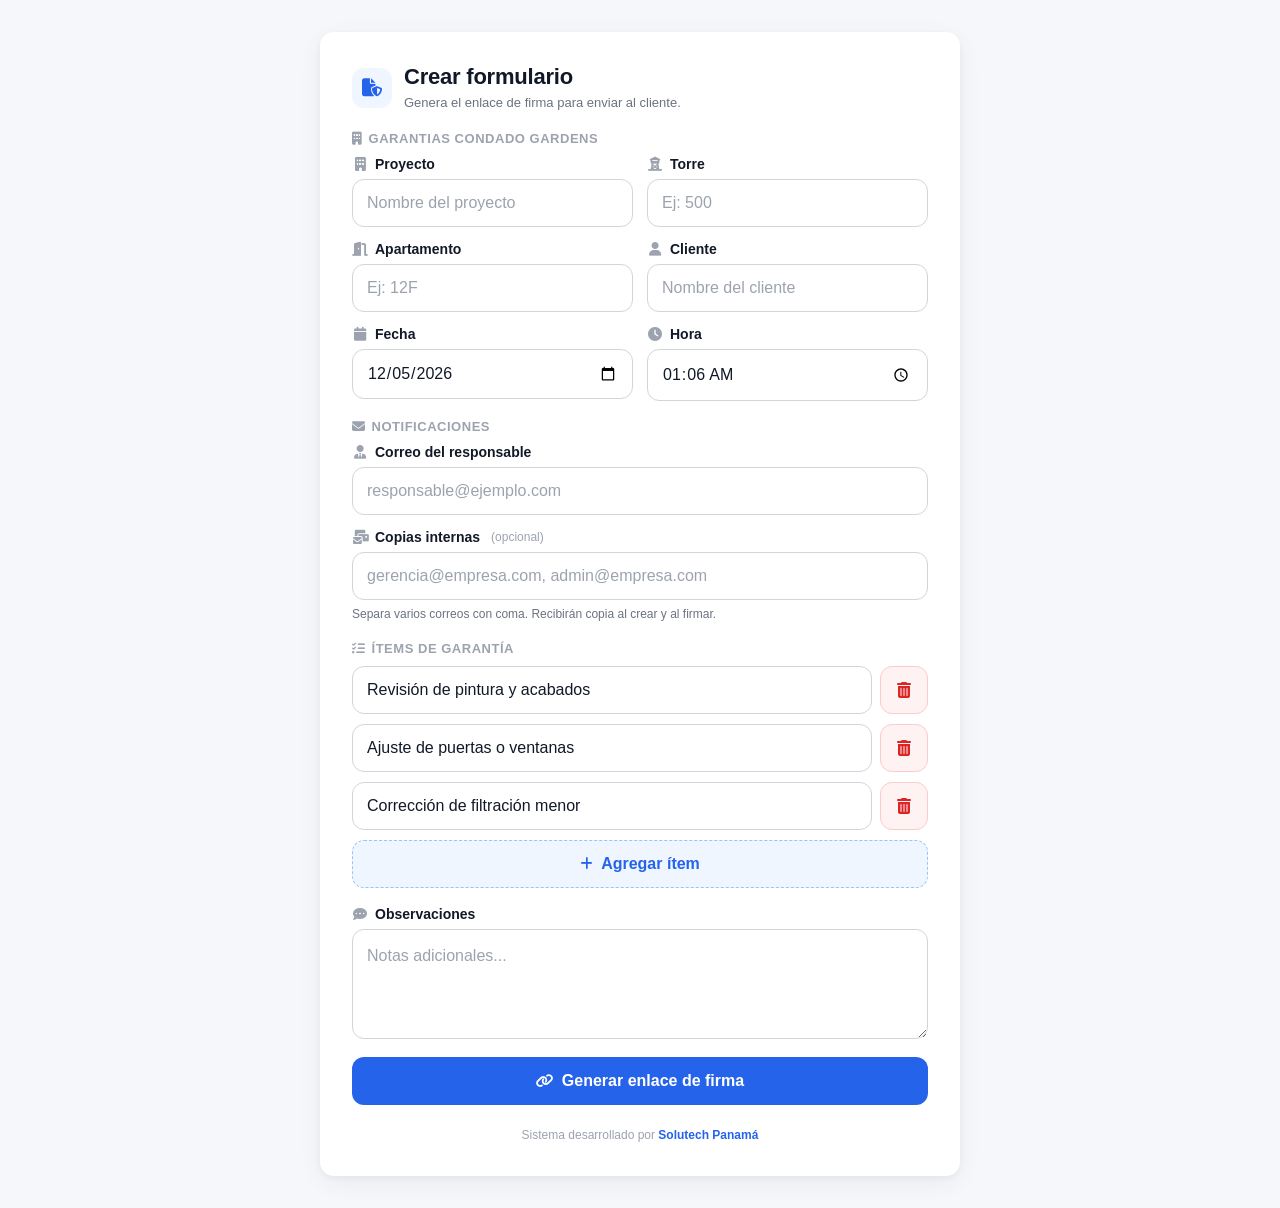
<file: index.html>
<!doctype html>
<html lang="es">
<head>
  <meta charset="utf-8">

  <!-- Viewport -->
  <meta name="viewport" content="width=device-width, initial-scale=1, viewport-fit=cover">

  <!-- SEO básico -->
  <title>Garantías</title>
  <meta name="description" content="Sistema interno de formularios de garantía con firma digital.">

  <!-- Theme -->
  <meta name="theme-color" content="#2563eb">

  <!-- Open Graph -->
  <meta property="og:title" content="Sistema de Garantías">
  <meta property="og:description" content="Gestión de formularios de garantía con firma digital.">
  <meta property="og:image" content="https://garantias.solutech.com.pa/og-image.png">
  <meta property="og:url" content="https://garantias.solutech.com.pa">
  <meta property="og:type" content="website">
  <meta property="og:site_name" content="Sistema de Garantías">

  <!-- Twitter Card -->
  <meta name="twitter:card" content="summary_large_image">
  <meta name="twitter:title" content="Sistema de Garantías">
  <meta name="twitter:description" content="Gestión de formularios de garantía con firma digital.">
  <meta name="twitter:image" content="https://garantias.solutech.com.pa/og-image.png">

  <!-- PWA -->
  <link rel="manifest" href="/manifest.webmanifest">
  <link rel="icon" type="image/png" sizes="32x32" href="/icons/icon-32.png">
  <link rel="apple-touch-icon" href="/icons/icon-192.png">
  <meta name="apple-mobile-web-app-capable" content="yes">
  <meta name="apple-mobile-web-app-status-bar-style" content="default">
  <meta name="apple-mobile-web-app-title" content="Garantías">

  <!-- Estilos -->
  <link rel="stylesheet" href="https://cdnjs.cloudflare.com/ajax/libs/font-awesome/6.5.1/css/all.min.css" crossorigin="anonymous" referrerpolicy="no-referrer">
  <link rel="stylesheet" href="/assets/styles.css">
</head>
<body>
  <main class="page">
    <div class="card">

      <header class="header">
        <div class="icon-badge"><i class="fa-solid fa-file-shield" aria-hidden="true"></i></div>
        <div>
          <h1>Crear formulario</h1>
          <p class="subtitle">Genera el enlace de firma para enviar al cliente.</p>
        </div>
      </header>

      <!-- Datos del proyecto -->
      <div class="section">
        <div class="section-title"><i class="fa-solid fa-building" aria-hidden="true"></i>Garantias Condado Gardens</div>
        <div class="grid two">
          <div class="field">
            <label for="proyecto"><i class="fa-solid fa-building" aria-hidden="true"></i>Proyecto</label>
            <input id="proyecto" type="text" placeholder="Nombre del proyecto" autocomplete="organization">
          </div>

          <div class="field">
            <label for="torre"><i class="fa-solid fa-tower-observation" aria-hidden="true"></i>Torre</label>
            <input id="torre" type="text" placeholder="Ej: 500" inputmode="text">
          </div>

          <div class="field">
            <label for="apartamento"><i class="fa-solid fa-door-open" aria-hidden="true"></i>Apartamento</label>
            <input id="apartamento" type="text" placeholder="Ej: 12F" inputmode="text">
          </div>

          <div class="field">
            <label for="cliente"><i class="fa-solid fa-user" aria-hidden="true"></i>Cliente</label>
            <input id="cliente" type="text" placeholder="Nombre del cliente" autocomplete="name">
          </div>

          <div class="field">
            <label for="fecha"><i class="fa-solid fa-calendar" aria-hidden="true"></i>Fecha</label>
            <input id="fecha" type="date">
          </div>

          <div class="field">
            <label for="hora"><i class="fa-solid fa-clock" aria-hidden="true"></i>Hora</label>
            <input id="hora" type="time">
          </div>
        </div>
      </div>

      <!-- Notificaciones -->
      <div class="section">
        <div class="section-title"><i class="fa-solid fa-envelope" aria-hidden="true"></i>Notificaciones</div>

        <div class="grid">
          <div class="field">
            <label for="correo_responsable"><i class="fa-solid fa-user-tie" aria-hidden="true"></i>Correo del responsable</label>
            <input id="correo_responsable" type="email" placeholder="responsable@ejemplo.com" autocomplete="email" inputmode="email">
          </div>

          <div class="field">
            <label for="correos_cc">
              <i class="fa-solid fa-envelopes-bulk" aria-hidden="true"></i>Copias internas
              <span class="optional">(opcional)</span>
            </label>
            <input id="correos_cc" type="text" placeholder="gerencia@empresa.com, admin@empresa.com" autocomplete="off">
            <div class="hint">Separa varios correos con coma. Recibirán copia al crear y al firmar.</div>
          </div>
        </div>
      </div>

      <!-- Ítems de garantía -->
      <div class="section">
        <div class="section-title"><i class="fa-solid fa-list-check" aria-hidden="true"></i>Ítems de garantía</div>
        <div id="itemsContainer" class="items-list"></div>
        <button class="btn btn-add" type="button" onclick="addItem()">
          <i class="fa-solid fa-plus" aria-hidden="true"></i>Agregar ítem
        </button>
      </div>

      <!-- Observaciones -->
      <div class="section">
        <div class="field">
          <label for="observaciones"><i class="fa-solid fa-comment-dots" aria-hidden="true"></i>Observaciones</label>
          <textarea id="observaciones" placeholder="Notas adicionales..."></textarea>
        </div>
      </div>

      <!-- Acción principal -->
      <div class="actions">
        <button id="btnGenerar" class="btn btn-primary" type="button" onclick="crearFormulario()">
          <i class="fa-solid fa-link" aria-hidden="true"></i>Generar enlace de firma
        </button>
      </div>

      <!-- Resultado -->
      <div id="resultado" class="result" role="status" aria-live="polite"></div>

      <!-- Acciones del enlace generado -->
      <div id="accionesEnlace" class="actions row" style="display:none;">
        <button class="btn btn-secondary" type="button" onclick="copiarEnlace()">
          <i class="fa-solid fa-copy" aria-hidden="true"></i>Copiar
        </button>
        <button class="btn btn-whatsapp" type="button" onclick="compartirWhatsApp()">
          <i class="fa-brands fa-whatsapp" aria-hidden="true"></i>WhatsApp
        </button>
        <button class="btn btn-share" type="button" onclick="compartirGeneral()">
          <i class="fa-solid fa-share-nodes" aria-hidden="true"></i>Compartir
        </button>
      </div>

      <div id="copiadoMsg" class="small-note" role="status" aria-live="polite">
        <i class="fa-solid fa-circle-check" aria-hidden="true"></i>Enlace copiado correctamente.
      </div>

      <div class="footer-note">
        Sistema desarrollado por <a href="https://solutech.com.pa" target="_blank" rel="noopener">Solutech Panamá</a>
      </div>
    </div>
  </main>

  <script src="/assets/config.js"></script>
  <script src="/assets/api.js"></script>
  <script src="/assets/crear.js"></script>

  <!-- PWA: registrar service worker SOLO en la app interna -->
  <script>
    if ('serviceWorker' in navigator) {
      window.addEventListener('load', function () {
        navigator.serviceWorker.register('/service-worker.js').catch(function () { /* silencioso */ });
      });
    }
  </script>
</body>
</html>
</file>
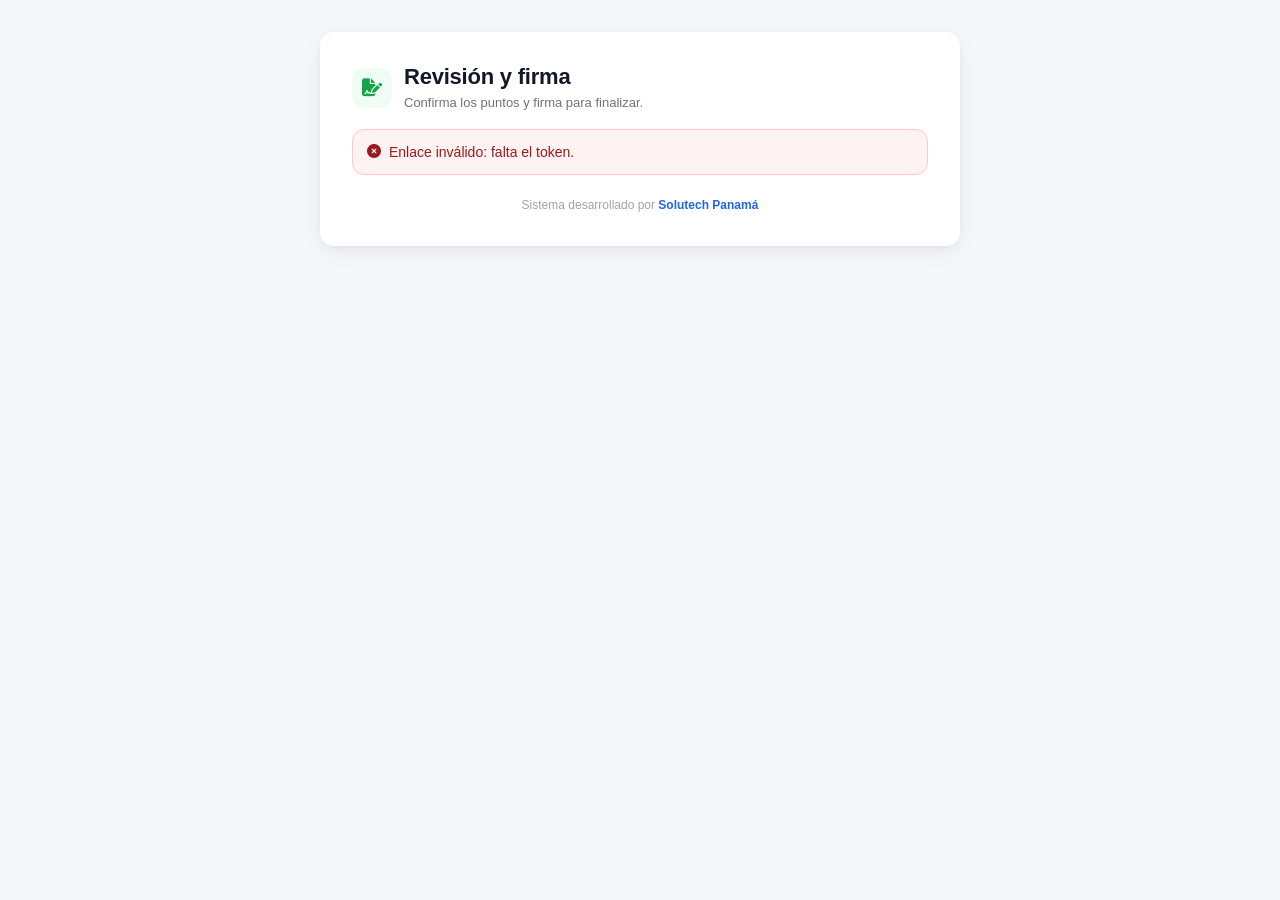
<file: firmar.html>
<!doctype html>
<html lang="es">
<head>
  <meta charset="utf-8">

  <!-- Viewport correcto -->
  <meta name="viewport" content="width=device-width, initial-scale=1, viewport-fit=cover">

  <!-- SEO básico -->
  <title>Firma de garantía</title>
  <meta name="description" content="Revisa y firma tu formulario de garantía de forma segura.">

  <!-- Theme -->
  <meta name="theme-color" content="#16a34a">

  <!-- Open Graph -->
  <meta property="og:title" content="Firma de Garantía">
  <meta property="og:description" content="Revisa y firma tu formulario de garantía de forma segura.">
  <meta property="og:image" content="https://garantias.solutech.com.pa/og-image.png">
  <meta property="og:url" content="https://garantias.solutech.com.pa">
  <meta property="og:type" content="website">

  <!-- (Opcional pero recomendable) -->
  <meta property="og:site_name" content="Sistema de Garantías">

  <!-- Twitter Card -->
  <meta name="twitter:card" content="summary_large_image">
  <meta name="twitter:title" content="Firma de Garantía">
  <meta name="twitter:description" content="Revisa y firma tu formulario de garantía de forma segura.">
  <meta name="twitter:image" content="https://garantias.solutech.com.pa/og-image.png">

  <!-- Iconos -->
  <link rel="icon" type="image/png" sizes="32x32" href="/icons/icon-32.png">
  <link rel="apple-touch-icon" href="/icons/icon-192.png">

  <!-- Estilos -->
  <link rel="stylesheet" href="https://cdnjs.cloudflare.com/ajax/libs/font-awesome/6.5.1/css/all.min.css" crossorigin="anonymous" referrerpolicy="no-referrer">
  <link rel="stylesheet" href="/assets/styles.css">
</head>
<body>
  <main class="page">
    <div class="card">
      <header class="header success">
        <div class="icon-badge"><i class="fa-solid fa-file-signature" aria-hidden="true"></i></div>
        <div>
          <h1>Revisión y firma</h1>
          <p class="subtitle">Confirma los puntos y firma para finalizar.</p>
        </div>
      </header>

      <div id="contenido" aria-live="polite">
        <div class="loading-state">
          <div class="spinner" aria-hidden="true"></div>
          <div class="loading-title">Cargando formulario de garantía...</div>
          <div class="loading-subtitle">Esto puede tardar unos segundos.</div>
        </div>
      </div>

      <div class="footer-note">
        Sistema desarrollado por <a href="https://solutech.com.pa" target="_blank" rel="noopener">Solutech Panamá</a>
      </div>
    </div>
  </main>

  <script src="/assets/config.js"></script>
  <script src="/assets/api.js"></script>
  <script src="/assets/firmar.js"></script>
</body>
</html>
</file>
<file: assets/styles.css>
/* ================================================================
   styles.css — Sistema de Garantías
   Mobile-first. Vanilla. Sin frameworks.
   ================================================================ */

:root {
  --color-primary: #2563eb;
  --color-primary-dark: #1d4ed8;
  --color-primary-light: #eff6ff;
  --color-success: #16a34a;
  --color-success-light: #f0fdf4;
  --color-success-border: #bbf7d0;
  --color-success-text: #166534;
  --color-danger: #dc2626;
  --color-danger-light: #fef2f2;
  --color-danger-border: #fecaca;
  --color-danger-text: #991b1b;
  --color-warning: #d97706;
  --color-whatsapp: #25d366;
  --color-purple: #8b5cf6;

  --color-bg: #f5f7fb;
  --color-surface: #ffffff;
  --color-text: #111827;
  --color-text-muted: #6b7280;
  --color-text-subtle: #9ca3af;
  --color-border: #e5e7eb;
  --color-border-strong: #d1d5db;
  --color-border-dashed: #cbd5e1;

  --radius-sm: 8px;
  --radius: 12px;
  --radius-lg: 14px;

  --shadow-sm: 0 1px 2px rgba(15, 23, 42, 0.04);
  --shadow: 0 6px 24px rgba(15, 23, 42, 0.06), 0 2px 6px rgba(15, 23, 42, 0.04);

  --tap-min: 48px; /* tamaño mínimo cómodo en móvil */

  --safe-bottom: env(safe-area-inset-bottom, 0px);
  --safe-top: env(safe-area-inset-top, 0px);
}

/* ================================================================
   Reset
   ================================================================ */

* { box-sizing: border-box; }

html, body {
  margin: 0;
  padding: 0;
  width: 100%;
  font-family: -apple-system, BlinkMacSystemFont, 'Segoe UI', Roboto,
               'Helvetica Neue', Arial, sans-serif;
  background: var(--color-bg);
  color: var(--color-text);
  -webkit-font-smoothing: antialiased;
  -moz-osx-font-smoothing: grayscale;
  text-size-adjust: 100%;
  -webkit-text-size-adjust: 100%;
}

body {
  min-height: 100vh;
  min-height: 100dvh; /* dvh > vh en móviles modernos: descuenta barra del navegador */
  overflow-x: hidden;
}

input, textarea, button, select {
  font-family: inherit;
  font-size: inherit;
  color: inherit;
}

button {
  cursor: pointer;
  -webkit-tap-highlight-color: transparent;
}

a { color: var(--color-primary); }

/* ================================================================
   Layout
   ================================================================ */

.page {
  width: 100%;
  padding: calc(12px + var(--safe-top)) 12px calc(20px + var(--safe-bottom));
}

.card {
  width: 100%;
  max-width: 560px;
  margin: 0 auto;
  background: var(--color-surface);
  border-radius: var(--radius-lg);
  padding: 18px 16px;
  box-shadow: var(--shadow);
}

/* ================================================================
   Encabezado
   ================================================================ */

.header {
  display: flex;
  align-items: center;
  gap: 12px;
  margin-bottom: 6px;
}

.header .icon-badge {
  width: 40px;
  height: 40px;
  border-radius: var(--radius);
  background: var(--color-primary-light);
  color: var(--color-primary);
  display: flex;
  align-items: center;
  justify-content: center;
  font-size: 18px;
  flex-shrink: 0;
}

.header.success .icon-badge {
  background: var(--color-success-light);
  color: var(--color-success);
}

.header h1 {
  margin: 0;
  font-size: 20px;
  line-height: 1.2;
  font-weight: 700;
  color: var(--color-text);
  letter-spacing: -0.01em;
}

.header .subtitle {
  margin: 4px 0 0;
  font-size: 13px;
  color: var(--color-text-muted);
  line-height: 1.4;
}

.intro {
  margin: 12px 0 18px;
  color: var(--color-text-muted);
  line-height: 1.5;
  font-size: 15px;
}

/* ================================================================
   Secciones y campos
   ================================================================ */

.section {
  margin-top: 18px;
}

.section + .section { margin-top: 18px; }

.section-title {
  font-size: 13px;
  font-weight: 700;
  letter-spacing: 0.04em;
  text-transform: uppercase;
  color: var(--color-text-subtle);
  margin: 0 0 10px;
  display: flex;
  align-items: center;
  gap: 6px;
}

.grid {
  display: grid;
  grid-template-columns: 1fr;
  gap: 14px;
}

.field {
  display: flex;
  flex-direction: column;
}

.field label {
  display: flex;
  align-items: center;
  gap: 7px;
  font-size: 14px;
  font-weight: 600;
  color: var(--color-text);
  margin-bottom: 7px;
}

.field label i { color: var(--color-text-subtle); width: 16px; text-align: center; }

.field label .optional {
  font-weight: 400;
  font-size: 12px;
  color: var(--color-text-subtle);
  margin-left: 4px;
}

.hint {
  margin-top: 6px;
  font-size: 12px;
  color: var(--color-text-muted);
  line-height: 1.4;
}

input[type="text"],
input[type="email"],
input[type="tel"],
input[type="date"],
input[type="time"],
input[type="number"],
textarea {
  width: 100%;
  padding: 14px 14px;
  border: 1px solid var(--color-border-strong);
  border-radius: var(--radius);
  font-size: 16px; /* 16px evita zoom automático en iOS */
  background: var(--color-surface);
  outline: none;
  transition: border-color 0.15s ease, box-shadow 0.15s ease;
  min-height: var(--tap-min);
  -webkit-appearance: none;
  appearance: none;
}

textarea {
  min-height: 110px;
  resize: vertical;
  line-height: 1.5;
}

input:focus,
textarea:focus {
  border-color: var(--color-primary);
  box-shadow: 0 0 0 4px rgba(37, 99, 235, 0.12);
}

input::placeholder,
textarea::placeholder {
  color: var(--color-text-subtle);
}

input:disabled,
textarea:disabled {
  background: #f3f4f6;
  color: var(--color-text-muted);
}

/* ================================================================
   Ítems
   ================================================================ */

.items-list {
  display: flex;
  flex-direction: column;
  gap: 10px;
  margin-bottom: 10px;
}

.item-row {
  display: flex;
  align-items: stretch;
  gap: 8px;
}

.item-row input {
  flex: 1;
  min-width: 0;
}

.btn-delete {
  width: var(--tap-min);
  height: auto;
  min-width: var(--tap-min);
  border: 1px solid var(--color-danger-border);
  background: var(--color-danger-light);
  color: var(--color-danger);
  border-radius: var(--radius);
  font-size: 16px;
  display: flex;
  align-items: center;
  justify-content: center;
  flex-shrink: 0;
  transition: background 0.15s ease, transform 0.05s ease;
}

.btn-delete:active {
  background: #fecaca;
  transform: scale(0.96);
}

/* ================================================================
   Botones
   ================================================================ */

.btn {
  display: inline-flex;
  align-items: center;
  justify-content: center;
  gap: 8px;
  width: 100%;
  min-height: var(--tap-min);
  padding: 12px 16px;
  border: 1px solid transparent;
  border-radius: var(--radius);
  font-size: 16px;
  font-weight: 600;
  text-decoration: none;
  transition: background-color 0.15s ease, border-color 0.15s ease,
              transform 0.05s ease, opacity 0.15s ease;
}

.btn:active { transform: scale(0.985); }
.btn:disabled { opacity: 0.6; pointer-events: none; }
.btn i { font-size: 14px; }

.btn-primary {
  background: var(--color-primary);
  color: #fff;
}
.btn-primary:active { background: var(--color-primary-dark); }

.btn-success {
  background: var(--color-success);
  color: #fff;
}
.btn-success:active { background: #15803d; }

.btn-secondary {
  background: var(--color-surface);
  color: var(--color-text);
  border-color: var(--color-border);
}
.btn-secondary:active { background: #f3f4f6; }

.btn-whatsapp { background: var(--color-whatsapp); color: #fff; }
.btn-whatsapp:active { background: #1ebe5d; }

.btn-share { background: var(--color-purple); color: #fff; }
.btn-share:active { background: #7c3aed; }

.btn-add {
  background: var(--color-primary-light);
  color: var(--color-primary);
  border: 1px dashed #93c5fd;
  font-weight: 600;
}
.btn-add:active { background: #dbeafe; }

.btn-ghost {
  background: transparent;
  color: var(--color-text-muted);
  border-color: var(--color-border);
}
.btn-ghost:active { background: #f3f4f6; }

.actions {
  display: flex;
  flex-direction: column;
  gap: 10px;
  margin-top: 18px;
}

.actions.row {
  flex-direction: row;
  flex-wrap: wrap;
}

.actions.row .btn { flex: 1 1 calc(50% - 5px); width: auto; }

/* ================================================================
   Resultados / mensajes
   ================================================================ */

.result {
  margin-top: 18px;
  padding: 14px 14px;
  background: var(--color-primary-light);
  border: 1px solid #bfdbfe;
  border-radius: var(--radius);
  font-size: 14px;
  line-height: 1.5;
  word-break: break-word;
  overflow-wrap: anywhere;
  display: none;
}

.result.success {
  background: var(--color-success-light);
  border-color: var(--color-success-border);
}

.result.error {
  background: var(--color-danger-light);
  border-color: var(--color-danger-border);
  color: var(--color-danger-text);
}

.result-title {
  display: flex;
  align-items: center;
  gap: 8px;
  font-weight: 700;
  margin-bottom: 8px;
  font-size: 15px;
}

.result-title.success { color: var(--color-success-text); }
.result-title.error { color: var(--color-danger-text); }

.result-id {
  display: inline-block;
  padding: 2px 8px;
  background: rgba(0, 0, 0, 0.04);
  border-radius: 6px;
  font-family: 'SF Mono', Menlo, Consolas, monospace;
  font-size: 12px;
  margin-bottom: 8px;
}

.result-link {
  margin-top: 6px;
  padding: 10px 12px;
  background: var(--color-surface);
  border: 1px solid var(--color-border);
  border-radius: var(--radius-sm);
  font-size: 13px;
  word-break: break-all;
  overflow-wrap: anywhere;
  line-height: 1.45;
}

.result-link a { color: var(--color-primary); text-decoration: none; }
.result-link a:hover { text-decoration: underline; }

.small-note {
  margin-top: 10px;
  padding: 10px 12px;
  font-size: 13px;
  color: var(--color-success-text);
  background: var(--color-success-light);
  border: 1px solid var(--color-success-border);
  border-radius: var(--radius-sm);
  display: none;
}

.small-note i { margin-right: 6px; }

.msg {
  margin-top: 16px;
  padding: 12px 14px;
  border-radius: var(--radius);
  font-size: 14px;
  line-height: 1.45;
  display: none;
  align-items: flex-start;
  gap: 8px;
}

.msg i { margin-top: 2px; flex-shrink: 0; }
.msg.success {
  display: flex;
  background: var(--color-success-light);
  color: var(--color-success-text);
  border: 1px solid var(--color-success-border);
}
.msg.error {
  display: flex;
  background: var(--color-danger-light);
  color: var(--color-danger-text);
  border: 1px solid var(--color-danger-border);
}

/* ================================================================
   Pantalla de firma — bloques de datos
   ================================================================ */

.box {
  background: #fafbfc;
  border: 1px solid var(--color-border);
  border-radius: var(--radius);
  padding: 14px;
  margin-bottom: 14px;
}

.box-title {
  font-size: 12px;
  font-weight: 700;
  color: var(--color-text-subtle);
  text-transform: uppercase;
  letter-spacing: 0.06em;
  margin-bottom: 10px;
  display: flex;
  align-items: center;
  gap: 6px;
}

.meta-grid {
  display: grid;
  grid-template-columns: 1fr;
  gap: 8px;
}

.meta-line {
  display: flex;
  align-items: baseline;
  gap: 8px;
  font-size: 15px;
  line-height: 1.4;
  word-break: break-word;
}

.meta-line .meta-label {
  color: var(--color-text-muted);
  font-weight: 500;
  font-size: 13px;
  flex-shrink: 0;
  min-width: 86px;
}

.meta-line .meta-value {
  color: var(--color-text);
  font-weight: 500;
}

.meta-line.full {
  flex-direction: column;
  align-items: flex-start;
  gap: 2px;
}

/* ================================================================
   Checklist de la firma
   ================================================================ */

.check-item {
  display: flex;
  align-items: flex-start;
  gap: 12px;
  padding: 14px 12px;
  background: var(--color-surface);
  border: 1px solid var(--color-border);
  border-radius: var(--radius);
  margin-bottom: 8px;
  cursor: pointer;
  user-select: none;
  -webkit-user-select: none;
  transition: border-color 0.15s ease, background 0.15s ease;
  min-height: var(--tap-min);
}

.check-item:active { background: #fafbfc; }

.check-item.checked {
  border-color: var(--color-success);
  background: var(--color-success-light);
}

.check-item input[type="checkbox"] {
  position: absolute;
  opacity: 0;
  pointer-events: none;
}

.custom-check {
  flex-shrink: 0;
  width: 24px;
  height: 24px;
  border: 2px solid var(--color-border-strong);
  border-radius: 6px;
  margin-top: 1px;
  display: flex;
  align-items: center;
  justify-content: center;
  transition: background 0.15s ease, border-color 0.15s ease;
  background: var(--color-surface);
}

.check-item.checked .custom-check,
.check-item input[type="checkbox"]:checked + .custom-check {
  background: var(--color-success);
  border-color: var(--color-success);
}

.check-item.checked .custom-check::after,
.check-item input[type="checkbox"]:checked + .custom-check::after {
  content: '';
  width: 6px;
  height: 11px;
  border-right: 2.5px solid #fff;
  border-bottom: 2.5px solid #fff;
  transform: rotate(45deg) translate(-1px, -1px);
}

.check-text {
  font-size: 15px;
  line-height: 1.4;
  flex: 1;
  color: var(--color-text);
}

/* ================================================================
   Canvas de firma
   ================================================================ */

.signature-wrap {
  position: relative;
  background: var(--color-surface);
  border: 2px dashed var(--color-border-dashed);
  border-radius: var(--radius);
  margin-top: 8px;
  overflow: hidden;
  touch-action: none;
}

.signature-wrap.has-signature {
  border-style: solid;
  border-color: var(--color-success);
  background: var(--color-surface);
}

#firmaCanvas {
  display: block;
  width: 100%;
  height: 220px;
  cursor: crosshair;
  touch-action: none;
  background: transparent;
}

.signature-placeholder {
  position: absolute;
  inset: 0;
  display: flex;
  align-items: center;
  justify-content: center;
  pointer-events: none;
  color: var(--color-text-subtle);
  font-size: 14px;
  font-weight: 500;
  text-align: center;
  padding: 12px;
}

.signature-placeholder i {
  margin-right: 6px;
  font-size: 16px;
}

.signature-wrap.has-signature .signature-placeholder { display: none; }

.signature-actions {
  display: flex;
  gap: 8px;
  margin-top: 10px;
}

.signature-actions .btn { flex: 1; }

/* ================================================================
   Estado de carga
   ================================================================ */

.loading-state {
  display: flex;
  flex-direction: column;
  align-items: center;
  justify-content: center;
  text-align: center;
  padding: 44px 20px;
  background: #fafbfc;
  border: 1px solid var(--color-border);
  border-radius: var(--radius);
  color: var(--color-text-muted);
  font-size: 14px;
}

.loading-state .loading-title {
  font-size: 16px;
  font-weight: 600;
  color: var(--color-text);
  margin-bottom: 6px;
  margin-top: 4px;
}

.loading-state .loading-subtitle {
  font-size: 13px;
  color: var(--color-text-muted);
  line-height: 1.45;
}

.spinner {
  width: 32px;
  height: 32px;
  border: 3px solid var(--color-border);
  border-top-color: var(--color-primary);
  border-radius: 50%;
  animation: spin 0.8s linear infinite;
  margin-bottom: 14px;
}

/* Spinner pequeño para usar dentro de botones o inline */
.spinner-sm {
  display: inline-block;
  width: 16px;
  height: 16px;
  border: 2px solid rgba(255, 255, 255, 0.35);
  border-top-color: #ffffff;
  border-radius: 50%;
  animation: spin 0.7s linear infinite;
  vertical-align: -3px;
  margin-right: 6px;
  flex-shrink: 0;
}

@keyframes spin {
  to { transform: rotate(360deg); }
}

/* ================================================================
   Botón deshabilitado (estado "no listo")
   ================================================================ */

/* Aplicamos esta clase explícitamente en lugar de confiar solo en
   :disabled, para tener control total del look y compatibilidad. */
.btn.is-disabled,
.btn.is-disabled:active {
  background: #e5e7eb !important;
  color: #9ca3af !important;
  cursor: not-allowed;
  pointer-events: none;
  opacity: 1; /* anula el opacity del :disabled genérico */
  transform: none;
}

.btn.is-disabled i { opacity: 0.7; }

/* Texto de ayuda debajo del botón cuando no está listo */
.help-text {
  margin: 10px 0 0;
  text-align: center;
  font-size: 13px;
  line-height: 1.45;
  color: var(--color-text-muted);
  display: flex;
  align-items: center;
  justify-content: center;
  gap: 6px;
}

.help-text.ready {
  color: var(--color-success-text);
}

.help-text i {
  font-size: 13px;
  flex-shrink: 0;
}

/* ================================================================
   Estado de procesamiento (envío en curso)
   ================================================================ */

.processing-state {
  margin-top: 16px;
  padding: 18px 16px;
  background: var(--color-primary-light);
  border: 1px solid #bfdbfe;
  border-radius: var(--radius);
  display: flex;
  align-items: center;
  gap: 14px;
}

.processing-state .processing-spinner {
  width: 28px;
  height: 28px;
  border: 3px solid #bfdbfe;
  border-top-color: var(--color-primary);
  border-radius: 50%;
  animation: spin 0.8s linear infinite;
  flex-shrink: 0;
}

.processing-state .processing-text { flex: 1; }

.processing-state .processing-title {
  font-size: 14px;
  font-weight: 700;
  color: #1e3a8a;
  margin-bottom: 3px;
  line-height: 1.35;
}

.processing-state .processing-subtitle {
  font-size: 13px;
  color: #1e40af;
  line-height: 1.45;
  opacity: 0.85;
}

/* Bloqueo visual del formulario durante envío */
.form-locked input,
.form-locked textarea,
.form-locked .check-item,
.form-locked .signature-wrap,
.form-locked .btn-ghost {
  pointer-events: none;
  opacity: 0.6;
  user-select: none;
}

/* ================================================================
   Tarjeta de éxito post-firma
   ================================================================ */

.success-card {
  margin-top: 18px;
  padding: 22px 18px;
  background: var(--color-success-light);
  border: 1px solid var(--color-success-border);
  border-radius: var(--radius);
  text-align: center;
}

.success-card .success-icon {
  width: 56px;
  height: 56px;
  border-radius: 50%;
  background: var(--color-success);
  color: #fff;
  display: inline-flex;
  align-items: center;
  justify-content: center;
  font-size: 26px;
  margin-bottom: 12px;
}

.success-card h3 {
  margin: 0 0 6px;
  font-size: 17px;
  font-weight: 700;
  color: var(--color-success-text);
}

.success-card .success-text {
  margin: 0;
  font-size: 14px;
  line-height: 1.5;
  color: var(--color-success-text);
  opacity: 0.85;
}

.success-card .success-actions {
  margin-top: 16px;
}

/* ================================================================
   Footer
   ================================================================ */

.footer-note {
  margin-top: 22px;
  text-align: center;
  font-size: 12px;
  color: var(--color-text-subtle);
  line-height: 1.4;
}

.footer-note a {
  color: var(--color-primary);
  text-decoration: none;
  font-weight: 600;
}

/* ================================================================
   Estado "ya firmado"
   ================================================================ */

.signed-state {
  text-align: center;
  padding: 20px 16px 12px;
}

.signed-state .signed-icon {
  width: 64px;
  height: 64px;
  border-radius: 50%;
  background: var(--color-success-light);
  color: var(--color-success);
  display: inline-flex;
  align-items: center;
  justify-content: center;
  font-size: 28px;
  margin-bottom: 14px;
}

.signed-state h2 {
  margin: 0 0 6px;
  font-size: 18px;
  font-weight: 700;
  color: var(--color-text);
}

.signed-state p {
  margin: 0 0 16px;
  color: var(--color-text-muted);
  font-size: 14px;
  line-height: 1.5;
}

/* ================================================================
   Tablet / desktop
   ================================================================ */

@media (min-width: 640px) {
  .page {
    padding: 32px 20px calc(32px + var(--safe-bottom));
  }

  .card {
    max-width: 640px;
    padding: 32px 32px;
  }

  .header h1 { font-size: 22px; }

  .grid.two {
    grid-template-columns: 1fr 1fr;
  }

  .meta-grid {
    grid-template-columns: 1fr 1fr;
    gap: 10px 18px;
  }

  .meta-line.full { grid-column: 1 / -1; }
}

@media (min-width: 768px) {
  .actions.row .btn {
    flex: 0 0 auto;
    width: auto;
    min-width: 160px;
    padding: 12px 20px;
  }
}

/* ================================================================
   Modo standalone (PWA instalada)
   ================================================================ */

@media (display-mode: standalone) {
  body { background: var(--color-bg); }
  .footer-note { padding-bottom: 8px; }
}

/* ================================================================
   Reduce motion
   ================================================================ */

@media (prefers-reduced-motion: reduce) {
  *, *::before, *::after {
    animation-duration: 0.01ms !important;
    transition-duration: 0.01ms !important;
  }
}
</file>
